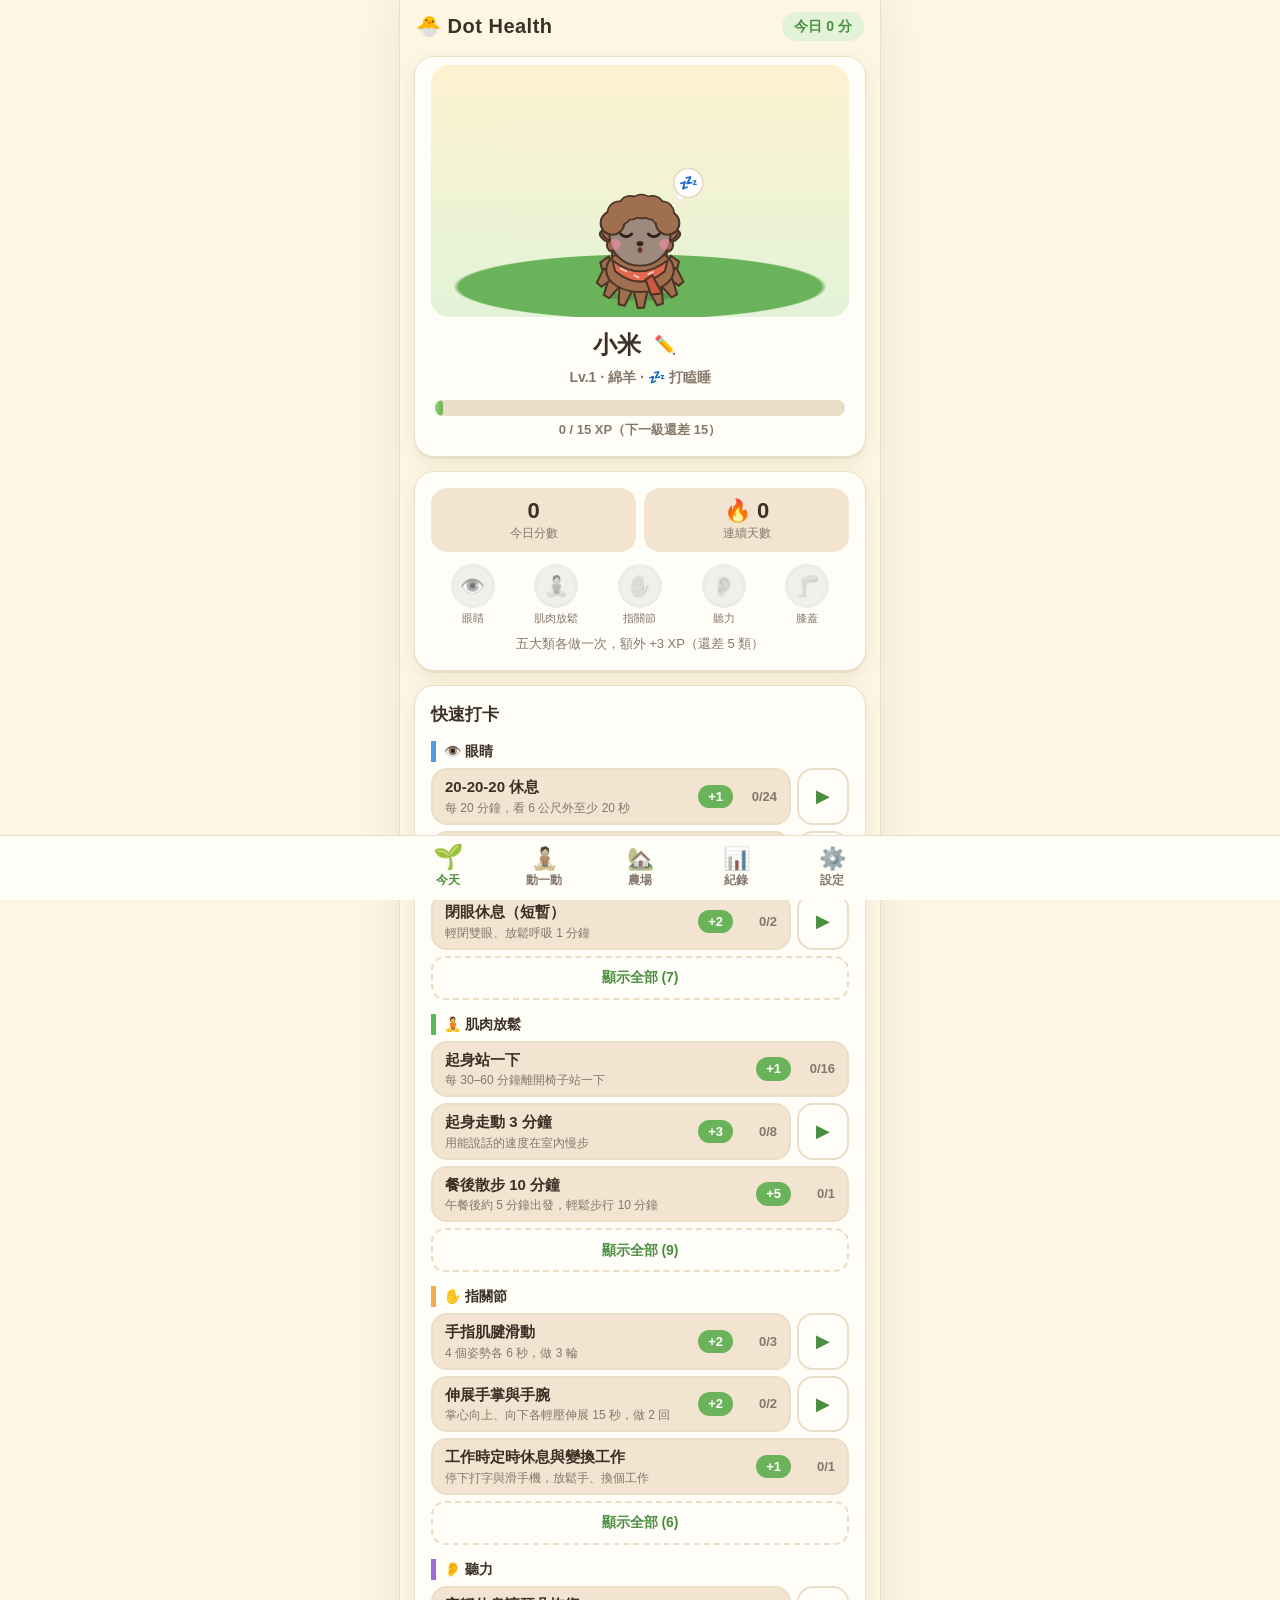
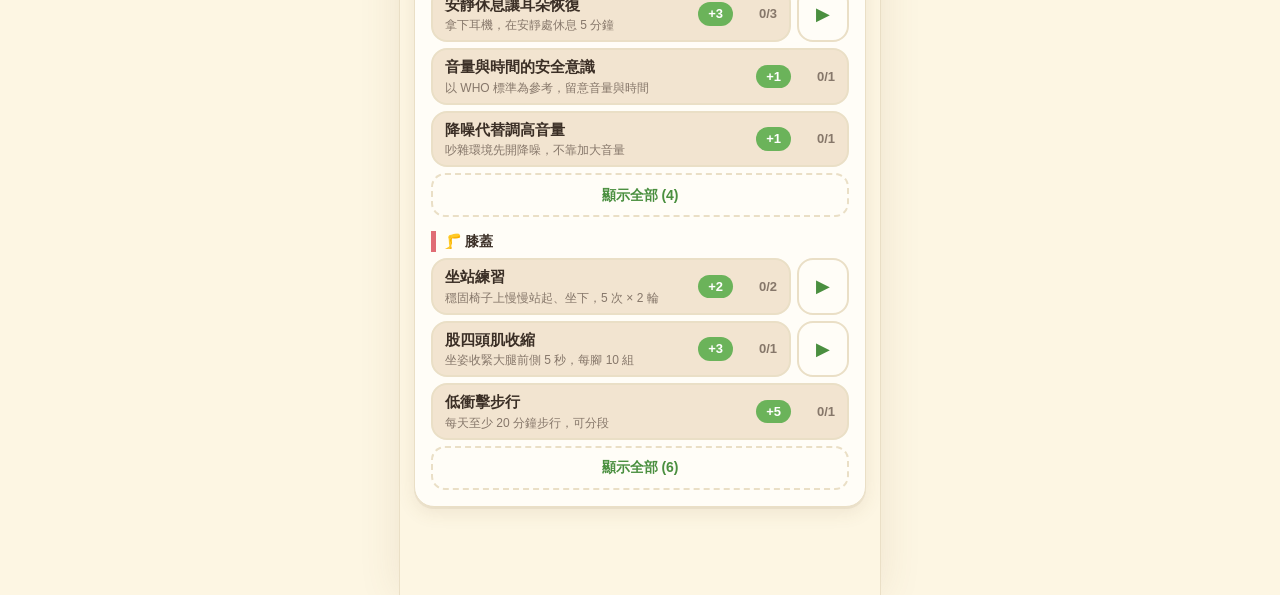
<file: index.html>
<!doctype html>
<html lang="zh-Hant">
<head>
  <meta charset="utf-8">
  <meta name="viewport" content="width=device-width, initial-scale=1, viewport-fit=cover">
  <title>Dot Health 健康小農場</title>
  <meta name="description" content="一邊做健康行為、一邊養農場動物的小遊戲">
  <meta name="theme-color" content="#fdf6e3" media="(prefers-color-scheme: light)">
  <meta name="theme-color" content="#1c1812" media="(prefers-color-scheme: dark)">
  <meta name="mobile-web-app-capable" content="yes">
  <meta name="apple-mobile-web-app-capable" content="yes">
  <meta name="apple-mobile-web-app-status-bar-style" content="default">
  <meta name="apple-mobile-web-app-title" content="Dot Health">
  <link rel="manifest" href="manifest.webmanifest">
  <link rel="icon" type="image/svg+xml" href="icons/icon.svg">
  <link rel="apple-touch-icon" href="icons/apple-touch-icon.png">
  <link rel="stylesheet" href="css/styles.css">
</head>
<body>
  <div id="app">
    <header class="app-header"><h1>🐣 Dot Health</h1><span class="hdr-pts" id="hdr-pts" aria-live="polite"></span></header>
    <main id="views">
      <section id="v-today" data-tab="today" aria-label="今天"></section>
      <section id="v-move" data-tab="move" aria-label="動一動" hidden></section>
      <section id="v-farm" data-tab="farm" aria-label="農場" class="farm-wrap" hidden></section>
      <section id="v-stats" data-tab="stats" aria-label="紀錄" hidden></section>
      <section id="v-settings" data-tab="settings" aria-label="設定" hidden></section>
    </main>
  </div>
  <div class="tabbar">
    <nav role="tablist" aria-label="主要分頁">
      <button class="tab" role="tab" data-tab="today"><span class="ti">🌱</span>今天</button>
      <button class="tab" role="tab" data-tab="move"><span class="ti">🧘</span>動一動</button>
      <button class="tab" role="tab" data-tab="farm"><span class="ti">🏡</span>農場</button>
      <button class="tab" role="tab" data-tab="stats"><span class="ti">📊</span>紀錄</button>
      <button class="tab" role="tab" data-tab="settings"><span class="ti">⚙️</span>設定</button>
    </nav>
  </div>
  <noscript>此應用程式需要啟用 JavaScript。</noscript>
  <script type="module" src="js/app.js"></script>
</body>
</html>
</file>
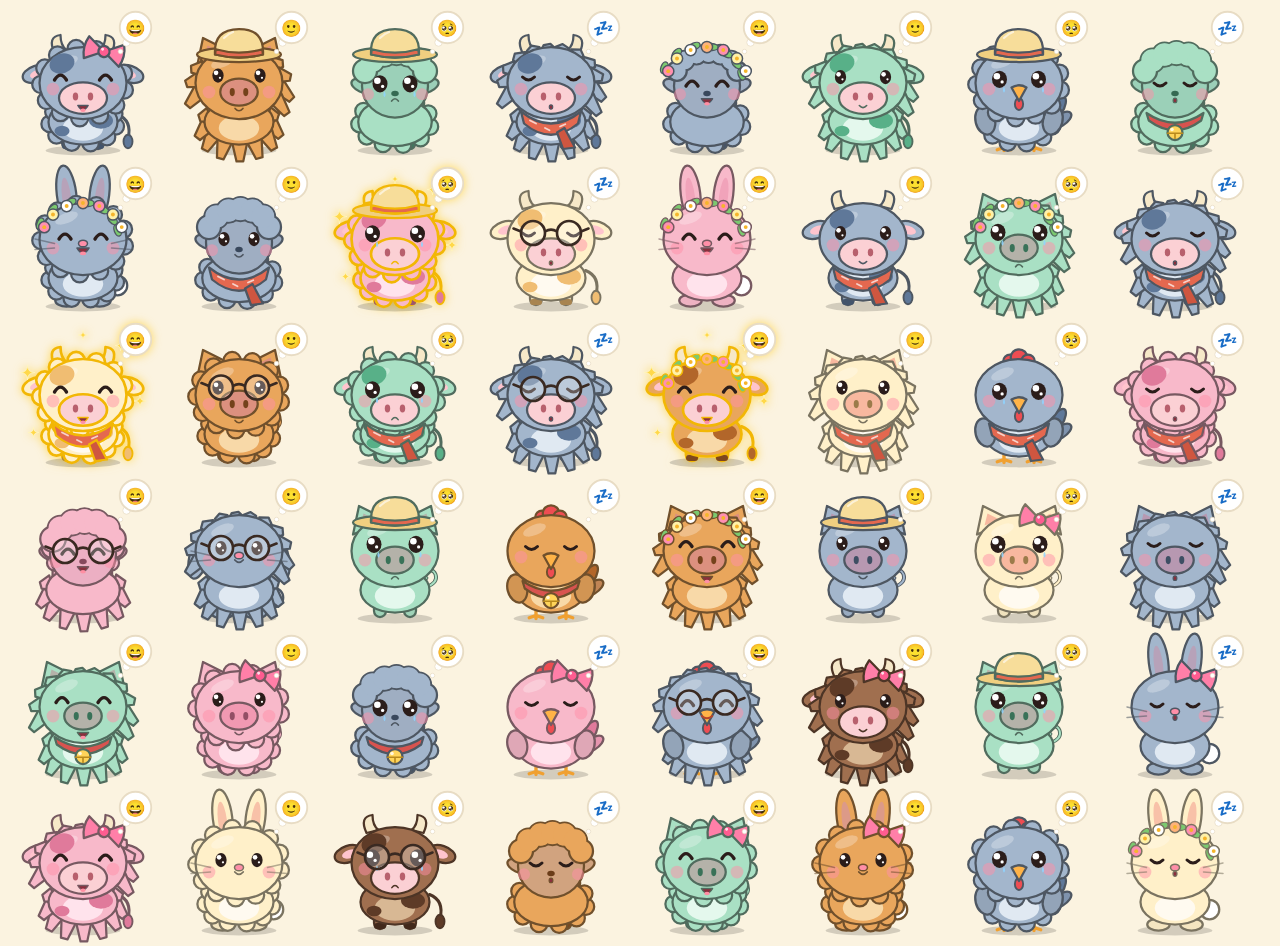
<file: gallery.test.html>
<!doctype html><meta charset=utf-8><link rel=stylesheet href=css/styles.css>
<body style="margin:0;background:#fbf3e0"><div id=g style="display:grid;grid-template-columns:repeat(8,150px);gap:6px;padding:8px"></div>
<script type=module>
import {renderAnimal,randomAnimal,SPECIES_LIST,COLORS,FURS,ACCESSORIES} from './js/animals.js';
const g=document.getElementById('g');const moods=['happy','ok','miss','sleep'];
const q=new URLSearchParams(location.search);
if(q.get('mode')==='species'){
  for(const s of SPECIES_LIST) for(let c=0;c<6;c++){const a=randomAnimal('x');a.species=s;a.color=COLORS[c].id;a.fur=FURS[c%3].id;a.accessory='none';a.shiny=false;
   const d=document.createElement('div');d.append(renderAnimal(a,{size:150,level:5,mood:moods[c%4]}));g.append(d);}
} else if(q.get('mode')==='acc'){
  for(const s of ['pig','rabbit','cow','sheep']) for(const ac of ACCESSORIES){const a=randomAnimal('x');a.species=s;a.accessory=ac.id;a.shiny=ac.id==='bell';
   const d=document.createElement('div');d.append(renderAnimal(a,{size:150,level:5,mood:'ok'}));g.append(d);}
} else { for(let i=0;i<48;i++){const a=randomAnimal('x');const d=document.createElement('div');d.append(renderAnimal(a,{size:150,level:5,mood:moods[i%4]}));g.append(d);} }
</script>
</file>
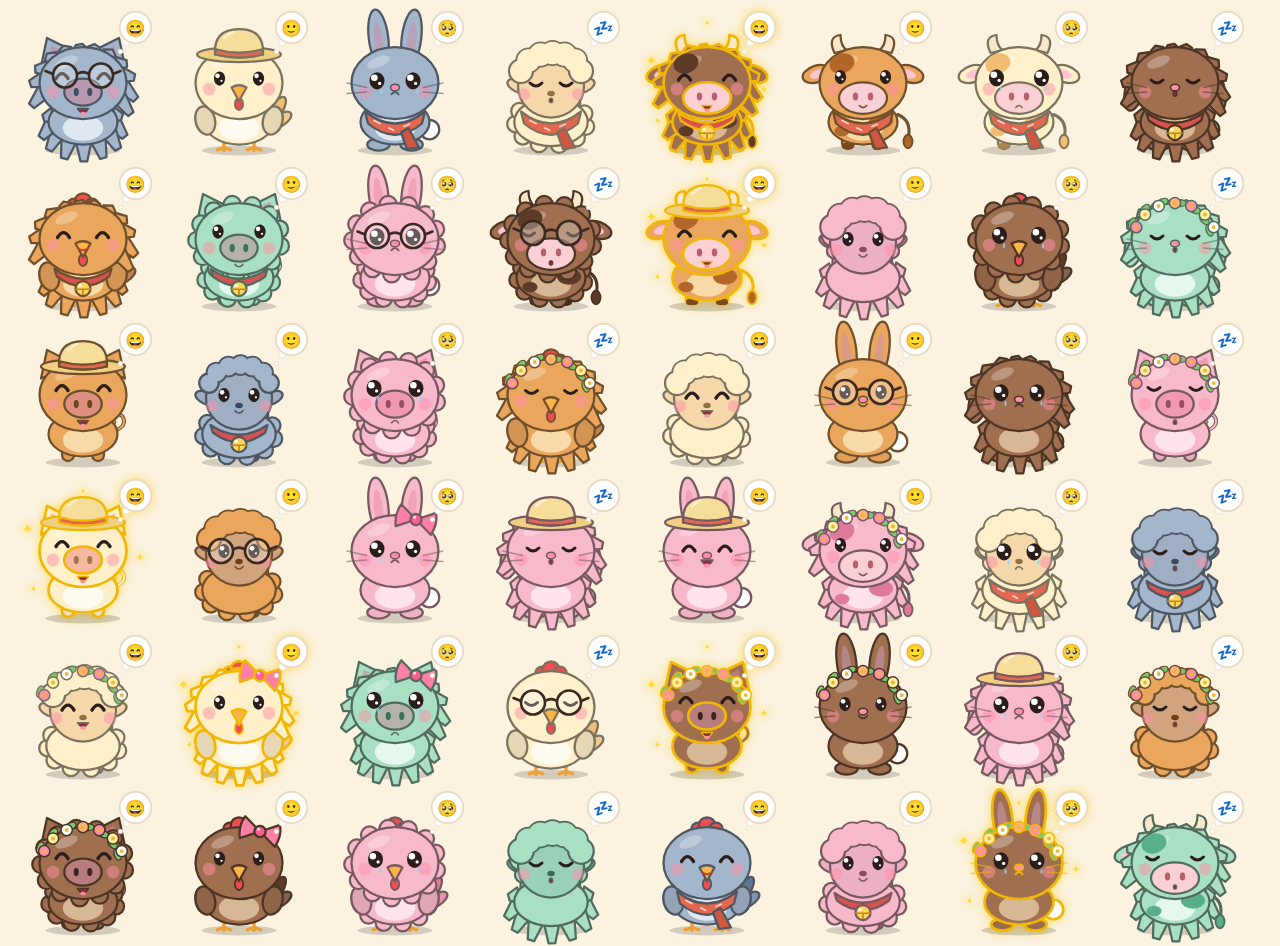
<file: tools/gallery.html>
<!doctype html><meta charset=utf-8><link rel=stylesheet href=../css/styles.css>
<body style="margin:0;background:#fbf3e0"><div id=g style="display:grid;grid-template-columns:repeat(8,150px);gap:6px;padding:8px"></div>
<script type=module>
import {renderAnimal,randomAnimal,SPECIES_LIST,COLORS,FURS,ACCESSORIES} from '../js/animals.js';
const g=document.getElementById('g');const moods=['happy','ok','miss','sleep'];
const q=new URLSearchParams(location.search);
if(q.get('mode')==='species'){
  for(const s of SPECIES_LIST) for(let c=0;c<6;c++){const a=randomAnimal('x');a.species=s;a.color=COLORS[c].id;a.fur=FURS[c%3].id;a.accessory='none';a.shiny=false;
   const d=document.createElement('div');d.append(renderAnimal(a,{size:150,level:5,mood:moods[c%4]}));g.append(d);}
} else if(q.get('mode')==='acc'){
  for(const s of ['pig','rabbit','cow','sheep']) for(const ac of ACCESSORIES){const a=randomAnimal('x');a.species=s;a.accessory=ac.id;a.shiny=ac.id==='bell';
   const d=document.createElement('div');d.append(renderAnimal(a,{size:150,level:5,mood:'ok'}));g.append(d);}
} else { for(let i=0;i<48;i++){const a=randomAnimal('x');const d=document.createElement('div');d.append(renderAnimal(a,{size:150,level:5,mood:moods[i%4]}));g.append(d);} }
</script>
</file>
<file: css/styles.css>
/* Dot Health — 暖色農場風 */
:root {
  --bg: #fdf6e3; --card: #fffdf7; --ink: #3b2f26; --muted: #86776a; --line: #eadfc6;
  --grass: #6bb35a; --grass-d: #4a8f3f; --grass-l: #e3f3d8; --wood: #a97c50; --wood-l: #f2e4d0;
  --accent: #f2a43a; --danger: #d9534f; --shadow: 0 2px 0 rgba(120, 90, 50, .08), 0 6px 18px rgba(120, 90, 50, .10);
  --tab-h: 64px; --hdr-h: 52px; --r: 20px;
  color-scheme: light;
}
@media (prefers-color-scheme: dark) {
  :root {
    --bg: #1c1812; --card: #2a2319; --ink: #f2e9d8; --muted: #b5a690; --line: #3f3526;
    --grass: #7cc36a; --grass-d: #5fa650; --grass-l: #2d3d27; --wood: #c99a6a; --wood-l: #3a2e20;
    --accent: #f0b04c; --shadow: 0 2px 0 rgba(0, 0, 0, .25), 0 6px 18px rgba(0, 0, 0, .3);
    color-scheme: dark;
  }
}
* { box-sizing: border-box; -webkit-tap-highlight-color: transparent; }
html { -webkit-text-size-adjust: 100%; }
body {
  margin: 0; background: var(--bg); color: var(--ink);
  font: 16px/1.5 -apple-system, BlinkMacSystemFont, "PingFang TC", "Noto Sans TC", "Microsoft JhengHei", "Segoe UI", sans-serif;
  overscroll-behavior-y: none;
}
body.no-scroll { overflow: hidden; }
h1, h2, h3, h4, p { margin: 0; }
button { font: inherit; color: inherit; cursor: pointer; }
.hidden { display: none !important; }
[hidden] { display: none !important; }
:focus-visible { outline: 3px solid var(--accent); outline-offset: 2px; }

#app { max-width: 480px; margin: 0 auto; min-height: 100vh; min-height: 100dvh; position: relative; background: var(--bg);
  padding-bottom: calc(var(--tab-h) + env(safe-area-inset-bottom)); }
@media (min-width: 520px) { #app { box-shadow: 0 0 0 1px var(--line), 0 0 40px rgba(120, 90, 50, .12); } }

.app-header { position: sticky; top: 0; z-index: 20; height: calc(var(--hdr-h) + env(safe-area-inset-top)); padding: env(safe-area-inset-top) 16px 0;
  display: flex; align-items: center; justify-content: space-between; background: color-mix(in srgb, var(--bg) 92%, transparent); backdrop-filter: blur(8px); }
.app-header h1 { font-size: 20px; letter-spacing: .5px; }
.app-header .hdr-pts { font-size: 14px; font-weight: 700; color: var(--grass-d); background: var(--grass-l); border-radius: 99px; padding: 4px 12px; }

.tabbar { position: fixed; left: 0; right: 0; bottom: 0; z-index: 30; display: flex; justify-content: center; background: var(--card); border-top: 1px solid var(--line); padding-bottom: env(safe-area-inset-bottom); }
.tabbar nav { display: grid; grid-template-columns: repeat(5, 1fr); width: 100%; max-width: 480px; }
.tab { border: 0; background: none; min-height: var(--tab-h); display: flex; flex-direction: column; align-items: center; justify-content: center; gap: 1px; color: var(--muted); font-size: 12px; font-weight: 600; }
.tab .ti { font-size: 22px; line-height: 1; filter: grayscale(.7); transition: transform .2s; }
.tab[aria-selected="true"] { color: var(--grass-d); }
.tab[aria-selected="true"] .ti { filter: none; transform: translateY(-2px) scale(1.12); }

.view-pad { padding: 4px 14px 24px; display: grid; gap: 14px; }
.card { background: var(--card); border-radius: var(--r); padding: 16px; box-shadow: var(--shadow); border: 1px solid var(--line); }
.card-title { font-size: 17px; margin-bottom: 10px; display: flex; align-items: center; gap: 6px; }
.note { font-size: 13px; color: var(--muted); margin-top: 8px; }
.note.center, .center { text-align: center; }
.intro { font-size: 14px; color: var(--muted); padding: 0 4px; }
.empty { color: var(--muted); text-align: center; padding: 12px 6px; font-size: 14px; }
.empty-card { text-align: center; }
.big-emoji { font-size: 56px; line-height: 1.2; }
.disclaimer { font-size: 12px; color: var(--muted); text-align: center; padding: 10px; border-top: 1px dashed var(--line); margin-top: 10px; }

/* 按鈕 */
.btn { min-height: 48px; padding: 0 20px; border-radius: 16px; border: 2px solid transparent; font-weight: 700; font-size: 16px; transition: transform .1s, filter .15s; }
.btn:active { transform: scale(.97); }
.btn-primary { background: var(--grass); color: #fff; box-shadow: 0 3px 0 var(--grass-d); }
.btn-ghost { background: var(--wood-l); color: var(--ink); border-color: var(--line); }
.btn-danger { background: var(--danger); color: #fff; box-shadow: 0 3px 0 #a93f3b; }
.btn-big { min-width: 140px; min-height: 56px; font-size: 18px; }
.btn-row { display: flex; gap: 8px; flex-wrap: wrap; }
.btn-row .btn { flex: 1; padding: 0 8px; min-width: 0; font-size: 14px; white-space: nowrap; }
.icon-btn { min-width: 44px; min-height: 44px; border: 0; background: none; font-size: 18px; border-radius: 12px; }

/* 今天 */
.hero { text-align: center; padding-top: 8px; }
.hero-stage { height: 252px; display: grid; place-items: end center; border-radius: 18px; position: relative; cursor: pointer;
  background: radial-gradient(ellipse 62% 18% at 50% 88%, var(--grass) 0 70%, transparent 72%), linear-gradient(#fdf2cf 0, var(--grass-l) 100%); overflow: hidden; }
@media (prefers-color-scheme: dark) { .hero-stage { background: radial-gradient(ellipse 62% 18% at 50% 88%, var(--grass-d) 0 70%, transparent 72%), linear-gradient(#3a3322 0, var(--grass-l) 100%); } }
.hero-stage svg { margin-bottom: 14px; }
.hero-stage.hop svg { animation: jump .55s ease-out; }
@keyframes jump { 30% { transform: translateY(-24px) scale(1.04, .96); } 60% { transform: translateY(0) scale(.97, 1.04); } }
.hero-name { display: flex; align-items: center; justify-content: center; gap: 2px; margin-top: 6px; }
.hero-name h2 { font-size: 24px; }
.hero-sub { color: var(--muted); font-size: 14px; font-weight: 600; }
.xpbar { height: 16px; background: var(--line); border-radius: 99px; overflow: hidden; margin: 12px 4px 4px; }
.xpbar i { display: block; height: 100%; border-radius: 99px; background: linear-gradient(90deg, #8fd16f, var(--grass)); transition: width .6s cubic-bezier(.2, .8, .2, 1); min-width: 8px; }
.xp-label { font-size: 13px; color: var(--muted); font-weight: 600; }
.chips { display: grid; grid-template-columns: repeat(4, 1fr); gap: 8px; }
.chips.two { grid-template-columns: 1fr 1fr; }
.chip { background: var(--wood-l); border-radius: 16px; padding: 10px 4px; text-align: center; display: grid; }
.chip b { font-size: 22px; line-height: 1.2; }
.chip span { font-size: 12px; color: var(--muted); }
.cat-dots { display: flex; justify-content: space-between; margin-top: 12px; }
.cat-dot { display: grid; justify-items: center; gap: 2px; flex: 1; }
.cat-dot .ic { width: 44px; height: 44px; border-radius: 50%; display: grid; place-items: center; font-size: 20px; background: var(--wood-l); border: 3px solid var(--line); filter: grayscale(1); opacity: .6; transition: all .3s; }
.cat-dot.on .ic { background: color-mix(in srgb, var(--c) 28%, var(--card)); border-color: var(--c); filter: none; opacity: 1; box-shadow: 0 0 0 3px color-mix(in srgb, var(--c) 25%, transparent); }
.cat-dot small { font-size: 11px; color: var(--muted); }
.qgroup { margin-top: 12px; }
.qhead { font-weight: 800; font-size: 14px; padding: 2px 0 6px; color: var(--ink); display: flex; }
.qhead span { border-left: 5px solid var(--c); padding-left: 8px; }
.qrow { display: flex; gap: 6px; margin-bottom: 6px; }
.qmain { flex: 1; min-height: 56px; display: flex; align-items: center; gap: 10px; text-align: left; background: var(--wood-l); border: 2px solid var(--line); border-radius: 16px; padding: 6px 12px; transition: transform .1s, background .15s; }
.qmain:active { transform: scale(.98); background: var(--grass-l); }
.qmain.full { opacity: .65; }
.qtxt { flex: 1; display: grid; min-width: 0; }
.qtxt b { font-size: 15px; }
.qtxt small { color: var(--muted); font-size: 12px; white-space: nowrap; overflow: hidden; text-overflow: ellipsis; }
.pts { background: var(--grass); color: #fff; border-radius: 99px; padding: 2px 10px; font-weight: 800; font-size: 13px; white-space: nowrap; }
.cnt { font-size: 13px; font-weight: 700; color: var(--muted); min-width: 34px; text-align: right; }
.cnt.full { color: var(--danger); }
.qplay { width: 52px; border: 2px solid var(--line); background: var(--card); border-radius: 16px; font-size: 18px; color: var(--grass-d); }

/* 動一動 */
.qtoggle { width: 100%; min-height: 44px; border: 2px dashed var(--line); background: none; border-radius: 14px; color: var(--grass-d); font-weight: 700; font-size: 14px; }
.evid { font-size: 11px; font-weight: 700; border-radius: 99px; padding: 1px 8px; white-space: nowrap; border: 1px solid transparent; }
.ev-strong { background: #d6f0cd; color: #23631a; } .ev-medium { background: #fff0c2; color: #7a5a00; } .ev-weak { background: #f0e6dc; color: #7a5a40; }
@media (prefers-color-scheme: dark) { .ev-strong { background: #28502a; color: #b6ecab; } .ev-medium { background: #4d3f16; color: #f6dc8a; } .ev-weak { background: #3d3226; color: #d7c0a5; } }
.meta-top { display: flex; align-items: center; gap: 6px; }
.evnote { display: flex; gap: 8px; align-items: flex-start; font-size: 13px; color: var(--muted); background: var(--wood-l); border-radius: 12px; padding: 8px 10px; }
.evnote .evid { flex: none; margin-top: 2px; }
.myths { margin-top: 10px; border: 1px dashed var(--line); border-radius: 14px; padding: 0 12px; }
.myths summary { min-height: 48px; display: flex; align-items: center; font-weight: 700; cursor: pointer; font-size: 14px; }
.myth { padding: 8px 0 10px; border-top: 1px solid var(--line); font-size: 13px; }
.myth b { display: block; margin-bottom: 2px; }
.myth p { margin: 2px 0; color: var(--ink); }
.myth-refs a { display: block; color: var(--grass-d); font-size: 12px; word-break: break-word; }
.act-card { border-top: 1px solid var(--line); }
.act-card summary { list-style: none; display: flex; align-items: center; gap: 10px; min-height: 56px; padding: 8px 2px; cursor: pointer; }
.act-card summary::-webkit-details-marker { display: none; }
.act-card summary::after { content: '▾'; color: var(--muted); transition: transform .2s; }
.act-card[open] summary::after { transform: rotate(180deg); }
.act-card .meta { display: grid; justify-items: end; gap: 2px; }
.act-card .meta small { font-size: 11px; color: var(--muted); }
.act-body { padding: 0 2px 14px; display: grid; gap: 6px; font-size: 14px; }
.act-body h4 { font-size: 13px; color: var(--grass-d); margin-top: 6px; }
.steps { margin: 0; padding-left: 22px; }
.steps li { margin: 2px 0; }
.caution { background: #fff3d6; color: #6b4e00; border-radius: 12px; padding: 8px 12px; font-size: 13px; }
@media (prefers-color-scheme: dark) { .caution { background: #4a3d1c; color: #f7deaa; } }
.refs { margin: 0; padding-left: 18px; font-size: 13px; }
.refs a { color: var(--grass-d); word-break: break-word; }
.refs small { color: var(--muted); }
.act-btns { display: flex; gap: 8px; margin-top: 8px; }
.act-btns .btn { flex: 1; }

/* 農場 */
.farm-wrap { padding: 4px 12px 16px; }
.farm-scene { --sky1: #8fd0ff; --sky2: #d8f1ff; --g1: #8ed16f; --g2: #6bb35a; --hill: #9bd97e; --hill2: #86c96a;
  position: relative; height: calc(100vh - var(--hdr-h) - var(--tab-h) - 56px - env(safe-area-inset-top) - env(safe-area-inset-bottom)); height: calc(100dvh - var(--hdr-h) - var(--tab-h) - 56px - env(safe-area-inset-top) - env(safe-area-inset-bottom));
  min-height: 440px; border-radius: 24px; overflow: hidden; box-shadow: var(--shadow); border: 3px solid var(--wood); isolation: isolate; user-select: none; -webkit-user-select: none; }
.farm-scene.t-dusk { --sky1: #ff9a76; --sky2: #ffd9a8; --g1: #7fb85f; --g2: #5f9a4d; --hill: #7fb560; --hill2: #6aa152; }
.farm-scene.t-night { --sky1: #0f1a3d; --sky2: #2b3a6b; --g1: #4b8a4a; --g2: #35703c; --hill: #3d7a45; --hill2: #2f6639; }
.sky { position: absolute; inset: 0 0 50% 0; background: linear-gradient(var(--sky1), var(--sky2)); }
.sun, .moon { position: absolute; width: 54px; height: 54px; border-radius: 50%; right: 18%; top: 10%; display: none; }
.sun { background: #ffe066; box-shadow: 0 0 0 10px rgba(255, 224, 102, .3), 0 0 40px 14px rgba(255, 224, 102, .5); }
.t-day .sun { display: block; }
.t-dusk .sun { display: block; top: 36%; background: #ff9f43; box-shadow: 0 0 0 10px rgba(255, 159, 67, .3), 0 0 40px 14px rgba(255, 159, 67, .5); }
.moon { background: #fff8d6; box-shadow: inset -10px -4px 0 0 #e6dca0, 0 0 30px 8px rgba(255, 248, 214, .35); }
.t-night .moon { display: block; }
.stars { position: absolute; inset: 0; display: none; }
.t-night .stars { display: block; }
.stars i { position: absolute; width: 3px; height: 3px; background: #fff; border-radius: 50%; animation: tw 2.4s ease-in-out infinite; }
@keyframes tw { 50% { opacity: .2; } }
.cloud { position: absolute; width: 70px; height: 22px; background: #fff; border-radius: 99px; opacity: .92; animation: drift 60s linear infinite; }
.cloud::before, .cloud::after { content: ''; position: absolute; background: #fff; border-radius: 50%; }
.cloud::before { width: 34px; height: 34px; left: 12px; top: -16px; } .cloud::after { width: 26px; height: 26px; left: 36px; top: -10px; }
.cloud.c1 { top: 12%; left: -80px; } .cloud.c2 { top: 26%; left: -80px; animation-delay: -30s; animation-duration: 80s; transform: scale(.8); }
.t-dusk .cloud { opacity: .7; background: #ffd2c0; } .t-night .cloud { opacity: .15; }
@keyframes drift { to { transform: translateX(560px); } }
.hill { position: absolute; border-radius: 50%; }
.hill.h1 { width: 120%; height: 40%; left: -30%; top: 28%; background: var(--hill); }
.hill.h2 { width: 100%; height: 36%; right: -35%; top: 30%; background: var(--hill2); }
.field { position: absolute; left: 0; right: 0; top: 36%; bottom: 0; background: linear-gradient(var(--g1), var(--g2)); }
.field::before { content: ''; position: absolute; inset: 0; background: radial-gradient(circle at 20% 30%, rgba(255, 255, 255, .12) 0 18px, transparent 19px), radial-gradient(circle at 70% 60%, rgba(255, 255, 255, .1) 0 24px, transparent 25px), radial-gradient(circle at 40% 85%, rgba(0, 0, 0, .06) 0 30px, transparent 31px); }
.fence { position: absolute; left: 0; right: 0; top: -22px; height: 44px; z-index: 1; }
.decor { position: absolute; z-index: 2; pointer-events: none; }
.decor.tree { z-index: 1; }
.animals { position: absolute; inset: 0; z-index: 3; }
.farm-scene.t-night::after { content: ''; position: absolute; inset: 0; background: rgba(20, 30, 90, .28); mix-blend-mode: multiply; z-index: 5000; pointer-events: none; }
.farm-scene.t-dusk::after { content: ''; position: absolute; inset: 0; background: rgba(255, 140, 60, .1); z-index: 5000; pointer-events: none; }
.farm-info { position: absolute; left: 8px; right: 8px; bottom: 8px; z-index: 6000; text-align: center; font-size: 12px; font-weight: 700; color: #fff; background: rgba(60, 40, 20, .55); border-radius: 99px; padding: 4px 10px; }
.farm-animal { position: absolute; left: 0; top: 0; transform-origin: 50% 100%; cursor: pointer; will-change: transform; -webkit-touch-callout: none; }
.farm-animal:focus-visible { outline-offset: -2px; border-radius: 12px; }
.farm-animal .flipper { width: 100%; height: 100%; }
.farm-animal .flipper svg { width: 100%; height: 100%; }
.bubble-html { position: absolute; left: 50%; top: -14px; transform: translateX(-50%) scale(.6); font-size: 15px; line-height: 1; background: #fff; border-radius: 99px; padding: 3px 6px; box-shadow: 0 2px 6px rgba(0, 0, 0, .2); opacity: 0; transition: opacity .3s, transform .3s; pointer-events: none; }
.bubble-html.show { opacity: .95; transform: translateX(-50%) scale(1); }
.bubble-html.cur { outline: 2px solid var(--accent); }

.animal-card { display: grid; gap: 4px; }
.animal-card h3 { text-align: center; font-size: 20px; }
.card-stage { display: grid; place-items: center; min-height: 150px; background: linear-gradient(#fdf2cf, var(--grass-l)); border-radius: 16px; }
@media (prefers-color-scheme: dark) { .card-stage { background: linear-gradient(#3a3322, var(--grass-l)); } }
.kv { display: flex; justify-content: space-between; font-size: 14px; border-bottom: 1px dashed var(--line); padding: 3px 0; }
.kv span { color: var(--muted); }

/* 紀錄 */
.timeline { list-style: none; margin: 0; padding: 0; display: grid; gap: 2px; position: relative; }
.timeline li { display: grid; grid-template-columns: 44px 14px 1fr auto; gap: 8px; align-items: center; min-height: 34px; font-size: 14px; }
.timeline time { color: var(--muted); font-variant-numeric: tabular-nums; font-size: 13px; }
.dot { display: inline-block; width: 10px; height: 10px; border-radius: 50%; margin-right: 6px; vertical-align: middle; }
.timeline .dot { margin: 0; }
.tl-pts { color: var(--grass-d); }
.seg { display: inline-flex; background: var(--wood-l); border-radius: 14px; padding: 3px; gap: 2px; margin-bottom: 8px; }
.seg button { min-height: 40px; min-width: 56px; padding: 0 12px; border: 0; background: none; border-radius: 11px; font-weight: 700; color: var(--muted); font-size: 14px; }
.seg button.on { background: var(--grass); color: #fff; }
.card > .seg { display: flex; } .card > .seg button { flex: 1; }
.chart { width: 100%; height: auto; display: block; }
.chart .grid { stroke: var(--line); stroke-width: 1; }
.chart .axis { fill: var(--muted); font-size: 9.5px; }
.chart .axis.val { fill: var(--ink); font-weight: 700; }
.legend { display: flex; flex-wrap: wrap; gap: 4px 12px; font-size: 12px; color: var(--muted); margin-top: 6px; }
.legend i { display: inline-block; width: 10px; height: 10px; border-radius: 3px; margin-right: 4px; }
.table-scroll { overflow-x: auto; margin: 0 -6px; }
.stat-table { width: 100%; border-collapse: collapse; font-size: 13px; min-width: 330px; }
.stat-table th { text-align: right; font-size: 11px; color: var(--muted); padding: 4px 6px; font-weight: 600; }
.stat-table th:first-child, .stat-table td:first-child { text-align: left; }
.stat-table td { text-align: right; padding: 7px 6px; font-variant-numeric: tabular-nums; }
.stat-table .cat-row td { background: var(--wood-l); font-weight: 800; }
.stat-table .cat-row td:first-child { border-radius: 10px 0 0 10px; } .stat-table .cat-row td:last-child { border-radius: 0 10px 10px 0; }
.stat-table .act-row td:first-child { padding-left: 16px; color: var(--ink); }
.stat-table .act-row td { border-bottom: 1px solid var(--line); }
.heat-host { overflow-x: auto; }
.hc { stroke: var(--line); stroke-width: 1; cursor: pointer; }
.hc.l0 { fill: var(--wood-l); } .hc.l1 { fill: #c6e8b4; } .hc.l2 { fill: #93d076; } .hc.l3 { fill: #5fb04c; } .hc.l4 { fill: #357f2c; }
@media (prefers-color-scheme: dark) { .hc.l1 { fill: #2f4a2a; } .hc.l2 { fill: #3f7035; } .hc.l3 { fill: #5aa04a; } .hc.l4 { fill: #8bd678; } }
.heat-legend { display: flex; justify-content: flex-end; align-items: center; gap: 4px; font-size: 11px; color: var(--muted); margin-top: 6px; }
.heat-legend i { width: 14px; height: 14px; border-radius: 4px; border: 1px solid var(--line); }
.heat-legend .l0 { background: var(--wood-l); } .heat-legend .l1 { background: #c6e8b4; } .heat-legend .l2 { background: #93d076; } .heat-legend .l3 { background: #5fb04c; } .heat-legend .l4 { background: #357f2c; }
.heat-cap { text-align: center; min-height: 20px; }

/* 設定 */
.switch-row { display: flex; align-items: center; justify-content: space-between; min-height: 48px; position: relative; }
.switch-row input { position: absolute; opacity: 0; width: 100%; height: 100%; margin: 0; cursor: pointer; }
.switch { width: 52px; height: 30px; background: var(--line); border-radius: 99px; position: relative; transition: background .2s; flex: none; }
.switch::after { content: ''; position: absolute; width: 24px; height: 24px; border-radius: 50%; background: #fff; top: 3px; left: 3px; transition: transform .2s; box-shadow: 0 1px 3px rgba(0, 0, 0, .3); }
.switch-row input:checked ~ .switch { background: var(--grass); }
.switch-row input:checked ~ .switch::after { transform: translateX(22px); }
.switch-row input:focus-visible ~ .switch { outline: 3px solid var(--accent); }

/* Toast / 橫幅 / 飄字 */
#toast { position: fixed; left: 0; right: 0; bottom: calc(var(--tab-h) + 14px + env(safe-area-inset-bottom)); display: flex; justify-content: center; z-index: 9000; pointer-events: none; opacity: 0; transform: translateY(12px); transition: all .25s; padding: 0 14px; }
#toast.show { opacity: 1; transform: none; pointer-events: auto; }
.toast-box { background: #3b2f26; color: #fff; padding: 6px 8px 6px 16px; border-radius: 16px; display: flex; align-items: center; gap: 8px; font-size: 14px; box-shadow: 0 6px 20px rgba(0, 0, 0, .3); max-width: 440px; min-height: 48px; }
.toast-act { min-height: 44px; min-width: 56px; border: 0; background: rgba(255, 255, 255, .16); color: #ffd666; font-weight: 800; border-radius: 12px; padding: 0 14px; }
.float-xp { position: fixed; z-index: 9150; transform: translate(-50%, 0); font-weight: 900; font-size: 22px; color: #fff; -webkit-text-stroke: 5px var(--grass-d); paint-order: stroke fill; text-shadow: 0 2px 4px rgba(0, 0, 0, .25); pointer-events: none; animation: floatup 1.3s ease-out forwards; white-space: nowrap; }
.float-xp.capped { font-size: 16px; -webkit-text-stroke-color: #999; }
@keyframes floatup { 0% { opacity: 0; transform: translate(-50%, 10px) scale(.6); } 15% { opacity: 1; transform: translate(-50%, -6px) scale(1.2); } 100% { opacity: 0; transform: translate(-50%, -80px) scale(1); } }
#banner { position: fixed; z-index: 8000; left: 0; right: 0; top: calc(env(safe-area-inset-top) + 8px); display: flex; justify-content: center; padding: 0 12px; pointer-events: none; }
.banner-box { pointer-events: auto; background: var(--card); border: 2px solid var(--accent); box-shadow: var(--shadow); border-radius: 18px; padding: 8px 8px 8px 14px; display: flex; align-items: center; gap: 8px; max-width: 456px; width: 100%; font-size: 14px; animation: slidedown .3s ease-out; }
.banner-box span { flex: 1; }
.banner-box button { min-height: 44px; border-radius: 12px; border: 0; padding: 0 12px; font-weight: 700; background: var(--wood-l); }
.banner-box button.go { background: var(--grass); color: #fff; }
@keyframes slidedown { from { transform: translateY(-30px); opacity: 0; } }

/* 對話框 */
.modal-back { position: fixed; inset: 0; z-index: 9200; background: rgba(40, 28, 16, .5); display: grid; place-items: center; padding: 16px; animation: fade .2s; }
.modal { background: var(--card); width: 100%; max-width: 380px; border-radius: 24px; padding: 20px; box-shadow: 0 14px 40px rgba(0, 0, 0, .35); animation: pop .25s cubic-bezier(.2, 1.2, .4, 1); max-height: 90vh; overflow: auto; }
.modal h3 { font-size: 19px; margin-bottom: 8px; text-align: center; }
.modal-body p { color: var(--ink); margin-bottom: 8px; }
.modal-actions { display: flex; gap: 8px; margin-top: 14px; }
.modal-actions .btn { flex: 1; padding: 0 10px; }
.name-row { display: flex; gap: 8px; }
.text-input { flex: 1; min-height: 48px; border: 2px solid var(--line); background: var(--bg); color: var(--ink); border-radius: 14px; padding: 0 14px; font: inherit; font-size: 18px; min-width: 0; }
.dice { padding: 0 14px; font-size: 22px; }
@keyframes fade { from { opacity: 0; } } @keyframes pop { from { transform: scale(.85); opacity: 0; } }
.celebrate { position: fixed; inset: 0; z-index: 9300; background: radial-gradient(circle at 50% 40%, #fff0b0, #ffb347); display: grid; place-items: center; padding: 20px; overflow: hidden; animation: fade .3s; }
@media (prefers-color-scheme: dark) { .celebrate { background: radial-gradient(circle at 50% 40%, #6e5018, #281808); } }
.celebrate-card { text-align: center; max-width: 360px; width: 100%; display: grid; gap: 10px; justify-items: center; position: relative; z-index: 1; animation: pop .45s cubic-bezier(.2, 1.3, .4, 1); }
.celebrate-card h2 { font-size: 26px; color: #4a2f10; }
.celebrate-card p { color: #5a4020; }
@media (prefers-color-scheme: dark) { .celebrate-card h2 { color: #ffe9a8; } .celebrate-card p { color: #f1d9a6; } }
.celebrate-stage { background: rgba(255, 255, 255, .55); border-radius: 50%; width: 250px; height: 250px; display: grid; place-items: center; box-shadow: 0 0 0 12px rgba(255, 255, 255, .3); }
.celebrate .btn { min-width: 200px; margin-top: 6px; }
.confetti { position: absolute; top: -20px; width: 9px; height: 14px; border-radius: 2px; animation: fall linear forwards; z-index: 0; }
@keyframes fall { to { top: 110%; transform: rotate(720deg) translateX(40px); } }

/* 計時器 */
.timer-overlay { position: fixed; inset: 0; z-index: 9100; background: var(--bg); display: grid; place-items: center; padding: calc(16px + env(safe-area-inset-top)) 16px calc(16px + env(safe-area-inset-bottom)); animation: fade .25s; }
.timer-body { width: 100%; max-width: 420px; display: grid; gap: 14px; justify-items: center; text-align: center; }
.timer-title { font-weight: 800; color: var(--muted); }
.timer-segs { display: flex; gap: 6px; width: 100%; }
.timer-segs i { flex: 1; height: 8px; border-radius: 99px; background: var(--line); }
.timer-segs i.done { background: var(--grass); } .timer-segs i.cur { background: var(--accent); }
.timer-steplabel { font-size: 14px; color: var(--muted); font-weight: 700; }
.ring-wrap { position: relative; width: 230px; height: 230px; }
.ring { width: 100%; height: 100%; transform: rotate(-90deg); }
.ring circle { fill: none; stroke-width: 14; }
.ring-bg { stroke: var(--line); } .ring-fg { stroke-linecap: round; transition: stroke-dashoffset .25s linear; }
.timer-sec { position: absolute; inset: 0; display: grid; place-items: center; font-size: 56px; font-weight: 900; font-variant-numeric: tabular-nums; }
.timer-step { font-size: 24px; font-weight: 800; line-height: 1.4; min-height: 100px; display: grid; place-items: center; padding: 0 4px; }
.timer-total { font-size: 13px; color: var(--muted); }
.timer-actions { display: flex; gap: 12px; width: 100%; justify-content: center; margin-top: 6px; }
.timer-overlay.paused .ring-wrap { opacity: .5; }
.timer-done h2 { font-size: 28px; margin: 6px 0; }
.timer-done .big-emoji { animation: jump .6s; }

/* ===== 動物動畫 ===== */
.animal { display: block; overflow: visible; }
.animal .bob { transform-box: view-box; transform-origin: 100px 190px; animation: bob 2.6s ease-in-out infinite; animation-delay: var(--d, 0s); }
.animal .leg { transform-box: fill-box; transform-origin: 50% 5%; }
.animal.walk .bob { animation: hop .5s ease-in-out infinite; animation-delay: 0s; }
.animal.walk .leg-l { animation: step .5s ease-in-out infinite; }
.animal.walk .leg-r { animation: step .5s ease-in-out infinite reverse; }
.animal .sparkle { transform-box: fill-box; transform-origin: center; animation: twinkle 1.8s ease-in-out infinite; }
.animal.shiny { filter: drop-shadow(0 0 5px rgba(255, 210, 60, .8)); }
@keyframes bob { 0%,100% { transform: translateY(0) scale(1, 1); } 50% { transform: translateY(-3px) scale(1.012, .985); } }
@keyframes hop { 0%,100% { transform: translateY(0) rotate(-1.5deg); } 50% { transform: translateY(-7px) rotate(1.5deg); } }
@keyframes step { 0%,100% { transform: rotate(18deg); } 50% { transform: rotate(-18deg); } }
@keyframes twinkle { 0%,100% { transform: scale(.4) rotate(0); opacity: .3; } 50% { transform: scale(1.15) rotate(45deg); opacity: 1; } }

/* ===== 減少動態 ===== */
@media (prefers-reduced-motion: reduce) {
  *, *::before, *::after { animation-duration: .01ms !important; animation-iteration-count: 1 !important; transition-duration: .01ms !important; }
  .animal .bob, .animal .leg, .animal .sparkle, .cloud, .stars i { animation: none !important; }
}
</file>
